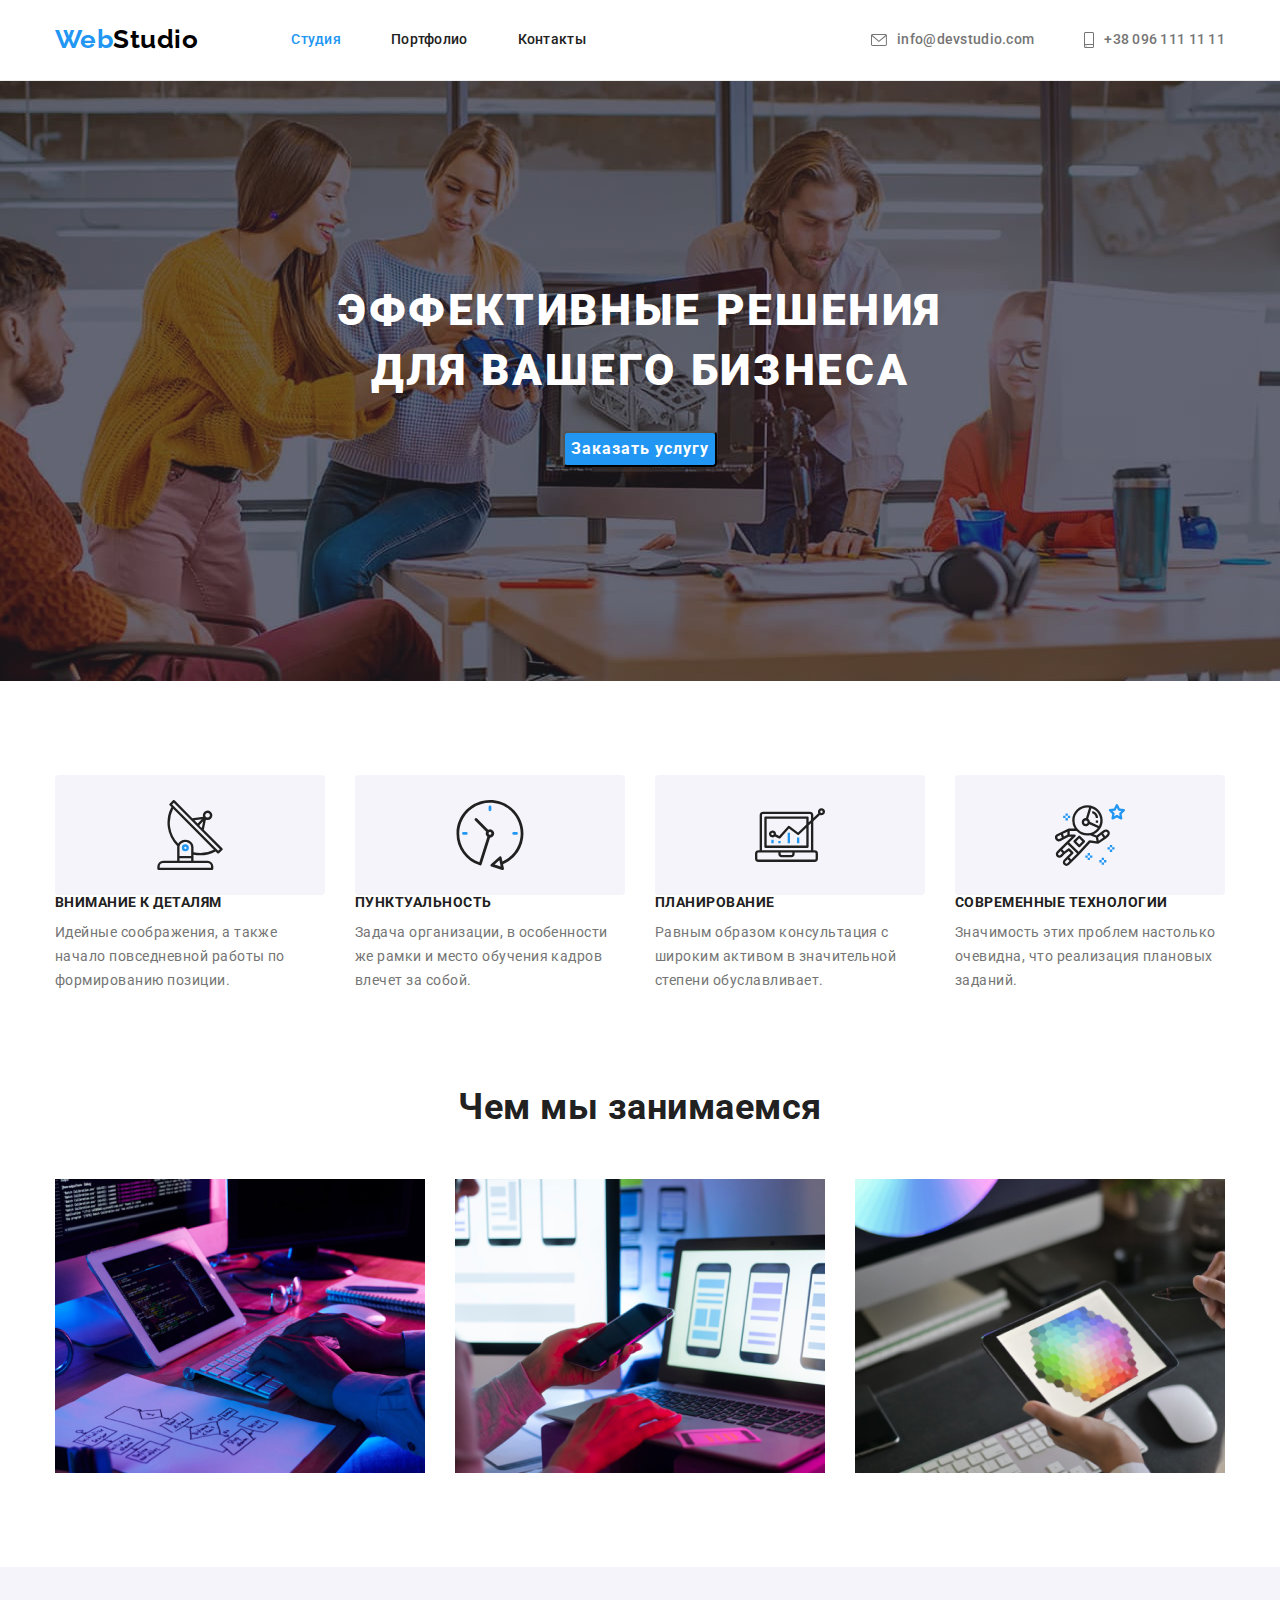
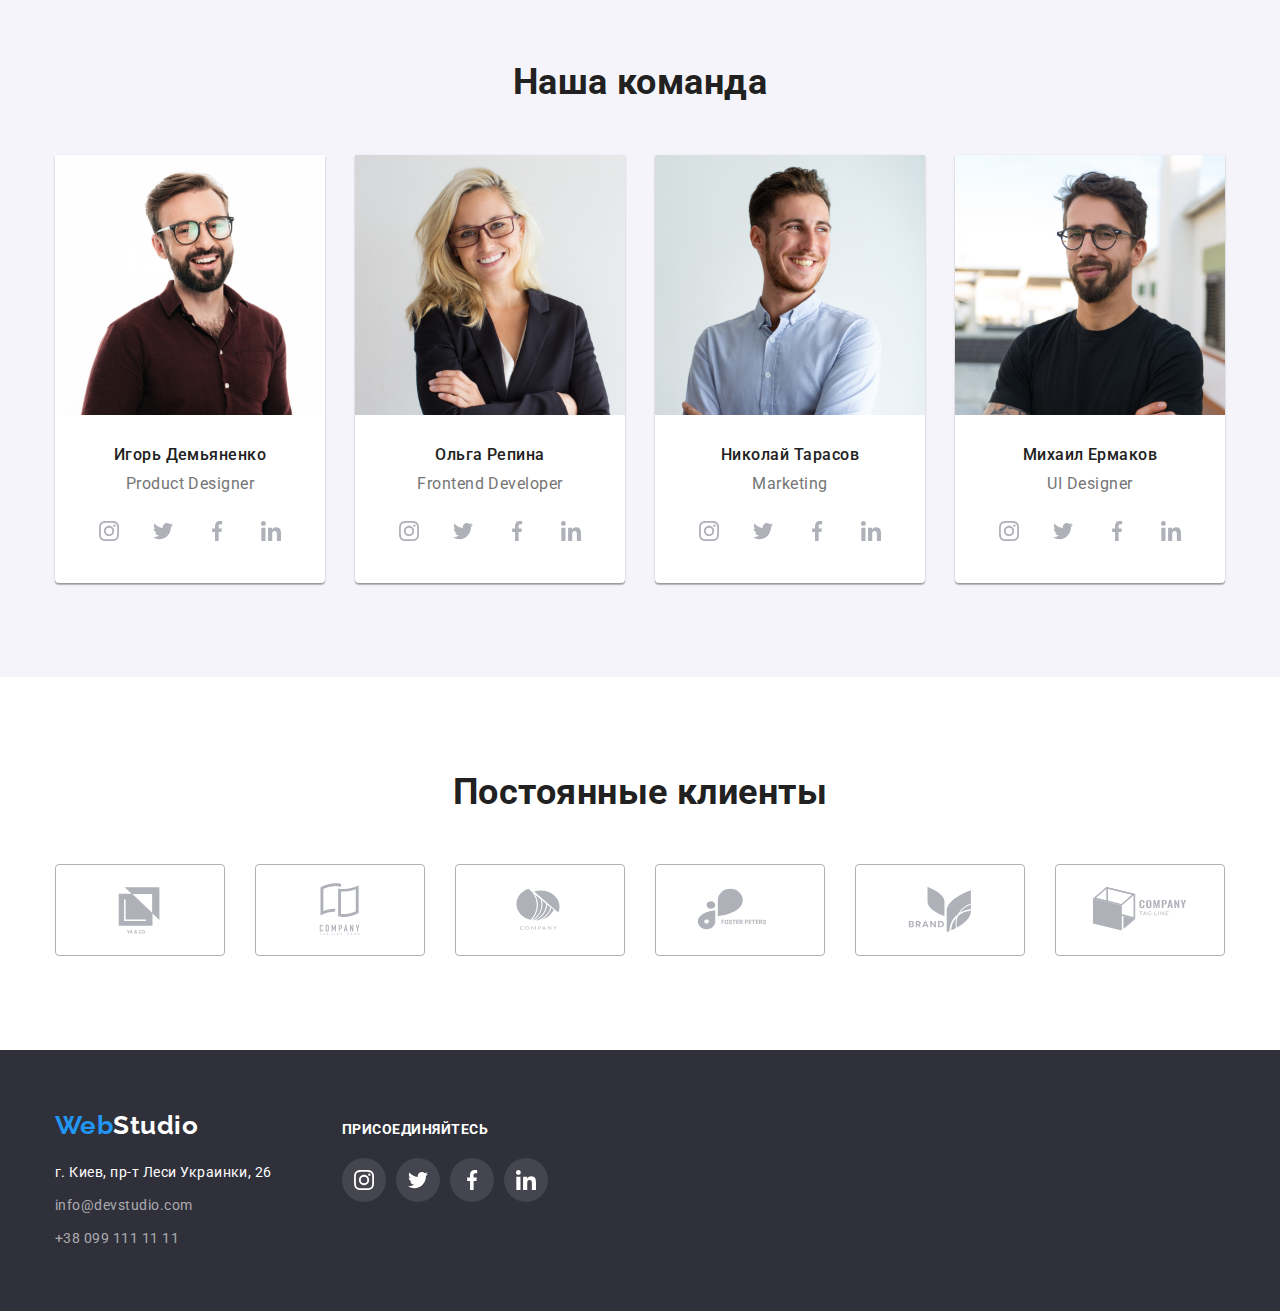
<file: index.html>
<!DOCTYPE html>
<html lang="ru">
  <head>
    <meta charset="UTF-8" />
    <meta http-equiv="X-UA-Compatible" content="IE=edge" />
    <meta name="viewport" content="width=device-width, initial-scale=1.0" />
    <title>Document</title>
    <link
      href="https://fonts.googleapis.com/css2?family=Raleway:wght@700&family=Roboto:wght@400;500;700;900&display=swap"
      rel="stylesheet"
    />
      <link rel="stylesheet" href="https://cdnjs.cloudflare.com/ajax/libs/modern-normalize/1.0.0/modern-normalize.min.css" />
    <link rel="stylesheet" href="./css/style.css" />
  </head>

  <body>
    <!-- Шапка сайта -->
    <header class="page-header">
      <div class="container main-container">
        <nav class="nav">
          <a href="" class="nav-logo">
            <span class="web">Web</span><span class="studio">Studio</span></a>
          <ul class="nav-links list">
            <li class="nav-item"><a href="./index.html" class="nav-link current">Студия</a></li>
            <li class="nav-item"><a href="./portfolio.html" class="nav-link">Портфолио</a></li>
            <li class="nav-item"><a href="" class="nav-link">Контакты</a></li>
          </ul>
        </nav>
        <ul class="contacts list">

          <li class="contacts-item"><a href="mailto:info@devstudio.com" class="contacts-link">
            <svg class="contacts-icon" width="16" height="12">
            <use href="./images/icons.svg#icon-envelope"></use>
          </svg>info@devstudio.com</a>
        </li>

          <li class="contacts-item"><a href="tel:+380961111111" class="contacts-link">
            <svg class="contacts-icon" width="10" height="16">
            <use href="./images/icons.svg#icon-smartphone"></use>
          </svg>+38 096 111 11 11</a>
        </li>

        </ul>
      </div>
     
    </header>

    <main>
      <!----------------------------- Герой ----------------------------->
      <section class="hero overlay">
      <div class="container">
          <h1 class="hero-title">
            Эффективные решения <br />
            для вашего бизнеса
          </h1>
          <button type="button" class="button">Заказать услугу</button>
      </div>
      </section>
      <!----------------------- Преимущества ------------------------>
      <section class="section">
        <div class="container">
            <h2 class="visually-hidden">Особенности нашей работы</h2>
            <ul class="features list">

              <li class="features-item">
                <div class="features-icon">
                  <svg class="team-soc-icon" width="70" height="70">
                    <use href="./images/icons.svg#icon-antenna"></use>
                  </svg>
                </div>
                <h3 class="features-title">Внимание к деталям</h3>
                <p class="features-text">
                  Идейные соображения, а также начало повседневной работы по формированию позиции.
                </p>
              </li>

              <li class="features-item">
                  <div class="features-icon">
                    <svg class="team-soc-icon" width="70" height="70">
                      <use href="./images/icons.svg#icon-clock"></use>
                    </svg>
                  </div>
                <h3 class="features-title">Пунктуальность</h3>
                <p class="features-text">
                  Задача организации, в особенности же рамки и место обучения кадров влечет за собой.
                </p>
              </li>

              <li class="features-item">
                  <div class="features-icon">
                    <svg class="team-soc-icon" width="70" height="70">
                      <use href="./images/icons.svg#icon-diagram"></use>
                    </svg>
                  </div>
                <h3 class="features-title">Планирование</h3>
                <p class="features-text">
                  Равным образом консультация с широким активом в значительной степени обуславливает.
                </p>
              </li>

              <li class="features-item">
                  <div class="features-icon">
                    <svg class="team-soc-icon" width="70" height="70">
                      <use href="./images/icons.svg#icon-astronaut"></use>
                    </svg>
                  </div>
                <h3 class="features-title">Современные технологии</h3>
                <p class="features-text">
                  Значимость этих проблем настолько очевидна, что реализация плановых заданий.
                </p>
              </li>
            </ul>
        </div>

     
      </section>
      <!-------------------------------- Чем занимаемся -------------------->
      <section class="section cut">
        <div class="container">
          <h2 class="section-title">Чем мы занимаемся</h2>
          <ul class="works list">
            <li class="works-item">
              <img src="./images/box1.jpg" alt="ПК на столе" width="370" height="294" />
            </li>
            <li class="works-item">
              <img src="./images/box2.jpg" alt="Ноутбук на столе" width="370" height="294" />
            </li>
            <li class="works-item">
              <img src="./images/box3.jpg" alt="Планшет в руке" width="370" height="294" />
            </li>
          </ul>
        </div>
       
      </section>
      <!------------------------------------ Команда ---------------------------->
      <section class="section comand">
        <div class="container">
          <h2 class="section-title">Наша команда</h2>
          <ul class="team list">


            <li class="team-item">
              <img class="team-link" src="./images/img.jpg" alt="Мужчина в бордовой рубашке" width="270" height="260" />
              <div class="team-name">
                  <h3 class="team-title">Игорь Демьяненко</h3>
                  <p lang="en" class="team-text">Product Designer</p>
                  <ul class="team-soc list">
                  
                    <li class="team-soc-item">
                      <a href="" class="team-soc-link">
                        <svg class="team-soc-icon" width="20" height="20">
                          <use href="./images/icons.svg#icon-instagram"></use>
                        </svg>
                      </a>
                    </li>
                  
                    <li class="team-soc-item">
                      <a href="" class="team-soc-link">
                        <svg class="team-soc-icon" width="20" height="20">
                          <use href="./images/icons.svg#icon-twitter"></use>
                        </svg>
                      </a>
                    </li>
                  
                    <li class="team-soc-item">
                      <a href="" class="team-soc-link">
                        <svg class="team-soc-icon" width="20" height="20">
                          <use href="./images/icons.svg#icon-facebook"></use>
                        </svg>
                      </a>
                    </li>
                  
                    <li class="team-soc-item">
                      <a href="" class="team-soc-link">
                        <svg class="team-soc-icon" width="20" height="20">
                          <use href="./images/icons.svg#icon-linkedin"></use>
                        </svg>
                      </a>
                    </li>
                  
                  </ul>
              </div> 
                      
            </li>


            <li class="team-item">
              <img class="team-link" src="./images/img(1).jpg" alt="Девушка в тёмном костюме" width="270" height="260" />
              <div class="team-name">
                  <h3 class="team-title">Ольга Репина</h3>
                  <p lang="en" class="team-text">Frontend Developer</p>
                  <ul class="team-soc list">
                  
                    <li class="team-soc-item">
                      <a href="" class="team-soc-link">
                        <svg class="team-soc-icon" width="20" height="20">
                          <use href="./images/icons.svg#icon-instagram"></use>
                        </svg>
                      </a>
                    </li>
                  
                    <li class="team-soc-item">
                      <a href="" class="team-soc-link">
                        <svg class="team-soc-icon" width="20" height="20">
                          <use href="./images/icons.svg#icon-twitter"></use>
                        </svg>
                      </a>
                    </li>
                  
                    <li class="team-soc-item">
                      <a href="" class="team-soc-link">
                        <svg class="team-soc-icon" width="20" height="20">
                          <use href="./images/icons.svg#icon-facebook"></use>
                        </svg>
                      </a>
                    </li>
                  
                    <li class="team-soc-item">
                      <a href="" class="team-soc-link">
                        <svg class="team-soc-icon" width="20" height="20">
                          <use href="./images/icons.svg#icon-linkedin"></use>
                        </svg>
                      </a>
                    </li>
                  
                  </ul>
              </div> 
               
            </li>


            <li class="team-item">
              <img class="team-link" src="./images/img(2).jpg" alt="Мужчина в голубой рубашке" width="270" height="260" />
              <div class="team-name">
                <h3 class="team-title">Николай Тарасов</h3>
                <p lang="en" class="team-text">Marketing</p>
                <ul class="team-soc list">
                
                  <li class="team-soc-item">
                    <a href="" class="team-soc-link">
                      <svg class="team-soc-icon" width="20" height="20">
                        <use href="./images/icons.svg#icon-instagram"></use>
                      </svg>
                    </a>
                  </li>
                
                  <li class="team-soc-item">
                    <a href="" class="team-soc-link">
                      <svg class="team-soc-icon" width="20" height="20">
                        <use href="./images/icons.svg#icon-twitter"></use>
                      </svg>
                    </a>
                  </li>
                
                  <li class="team-soc-item">
                    <a href="" class="team-soc-link">
                      <svg class="team-soc-icon" width="20" height="20">
                        <use href="./images/icons.svg#icon-facebook"></use>
                      </svg>
                    </a>
                  </li>
                
                  <li class="team-soc-item">
                    <a href="" class="team-soc-link">
                      <svg class="team-soc-icon" width="20" height="20">
                        <use href="./images/icons.svg#icon-linkedin"></use>
                      </svg>
                    </a>
                  </li>
                
                </ul>
              </div> 
               
            </li>


            <li class="team-item">
              <img class="team-link" src="./images/img(3).jpg" alt="Мужчина в тёмной футболке" width="270" height="260" />
              <div class="team-name">
                  <h3 class="team-title">Михаил Ермаков</h3>
                  <p lang="en" class="team-text">UI Designer</p>
                  <ul class="team-soc list">
                  
                    <li class="team-soc-item">
                      <a href="" class="team-soc-link">
                        <svg class="team-soc-icon" width="20" height="20">
                          <use href="./images/icons.svg#icon-instagram"></use>
                        </svg>
                      </a>
                    </li>
                  
                    <li class="team-soc-item">
                      <a href="" class="team-soc-link">
                        <svg class="team-soc-icon" width="20" height="20">
                          <use href="./images/icons.svg#icon-twitter"></use>
                        </svg>
                      </a>
                    </li>
                  
                    <li class="team-soc-item">
                      <a href="" class="team-soc-link">
                        <svg class="team-soc-icon" width="20" height="20">
                          <use href="./images/icons.svg#icon-facebook"></use>
                        </svg>
                      </a>
                    </li>
                  
                    <li class="team-soc-item">
                      <a href="" class="team-soc-link">
                        <svg class="team-soc-icon" width="20" height="20">
                          <use href="./images/icons.svg#icon-linkedin"></use>
                        </svg>
                      </a>
                    </li>
                  
                  </ul>
              </div> 
                
        
            </li>

          </ul>
        </div>      
      </section>
       <!-------------------- Постоянные клиенты ------------------------>
      <section class="section">
        <div class="container">
          <h2 class="section-title">Постоянные клиенты</h2>
          <ul class="company">

            <li class="company-item list">
             <a href="" class="company-link">
                <svg class="company-icon" width="106" height="60">
                  <use href="./images/icons.svg#icon-Logo"></use>
                </svg>
             </a>
           </li>

              <li class="company-item list">
                <a href="" class="company-link">
                  <svg class="company-icon" width="106" height="60">
                    <use href="./images/icons.svg#icon-Logo-1"></use>
                  </svg>
                </a>
              </li>

                <li class="company-item list">
                  <a href="" class="company-link">
                    <svg class="company-icon" width="106" height="60">
                      <use href="./images/icons.svg#icon-Logo-2"></use>
                    </svg>
                  </a>
                </li>

                  <li class="company-item list">
                    <a href="" class="company-link">
                      <svg class="company-icon" width="106" height="60">
                        <use href="./images/icons.svg#icon-Logo-3"></use>
                      </svg>
                    </a>
                  </li>

                    <li class="company-item list">
                      <a href="" class="company-link">
                        <svg class="company-icon" width="106" height="60">
                          <use href="./images/icons.svg#icon-Logo-4"></use>
                        </svg>
                      </a>
                    </li>

                      <li class="company-item list">
                        <a href="" class="company-link">
                          <svg class="company-icon" width="106" height="60">
                            <use href="./images/icons.svg#icon-Logo-5"></use>
                          </svg>
                        </a>
                      </li>
          </ul>
        </div>
      </section>
    </main>

    <!----------------------------- Футер -------------------------------->
    <footer class="footer">
      <div class="container box">
       <div class="footer-address">
        <a href="" class="nav-logo"><span class="web">Web</span><span class="studio-white">Studio</span></a>
        <address>
          <ul class="address-list list">
            <li class="address-item">
              <a href="https://goo.gl/maps/ck3FDhw8eXWU3aNy8" target="blank" rel="noopener, noindex, nofollow"
                class="address-map">г. Киев, пр-т Леси Украинки, 26</a>
            </li>
            <li class="address-item"><a href="mailto:info@devstudio.com" class="address-link">info@devstudio.com</a></li>
            <li class="address-item"><a href="tel:+380961111111" class="address-link">+38 099 111 11 11</a></li>
          </ul>
          </address>
          </div>
        
        
          <div class="thumb">
            <p class="thumb-text">присоединяйтесь</p>
              <ul class="thumb-list list">
            
                <li class="thumb-item">
                  <a href="" class="thumb-link">
                    <svg class="thumb-icon" width="20" height="20">
                      <use href="./images/icons.svg#icon-instagram"></use>
                  </a>
                </li>

                <li class="thumb-item">
                  <a href="" class="thumb-link">
                    <svg class="thumb-icon" width="20" height="20">
                      <use href="./images/icons.svg#icon-twitter"></use>
                  </a>
                </li>

                <li class="thumb-item">
                  <a href="" class="thumb-link">
                    <svg class="thumb-icon" width="20" height="20">
                      <use href="./images/icons.svg#icon-facebook"></use>
                  </a>
                </li>

                <li class="thumb-item">
                  <a href="" class="thumb-link">
                    <svg class="thumb-icon" width="20" height="20">
                      <use href="./images/icons.svg#icon-linkedin"></use>
                  </a>
                </li>
            
              </ul>
          </div>
       </div>
      
     
    </footer>
  </body>
</html>
</file>
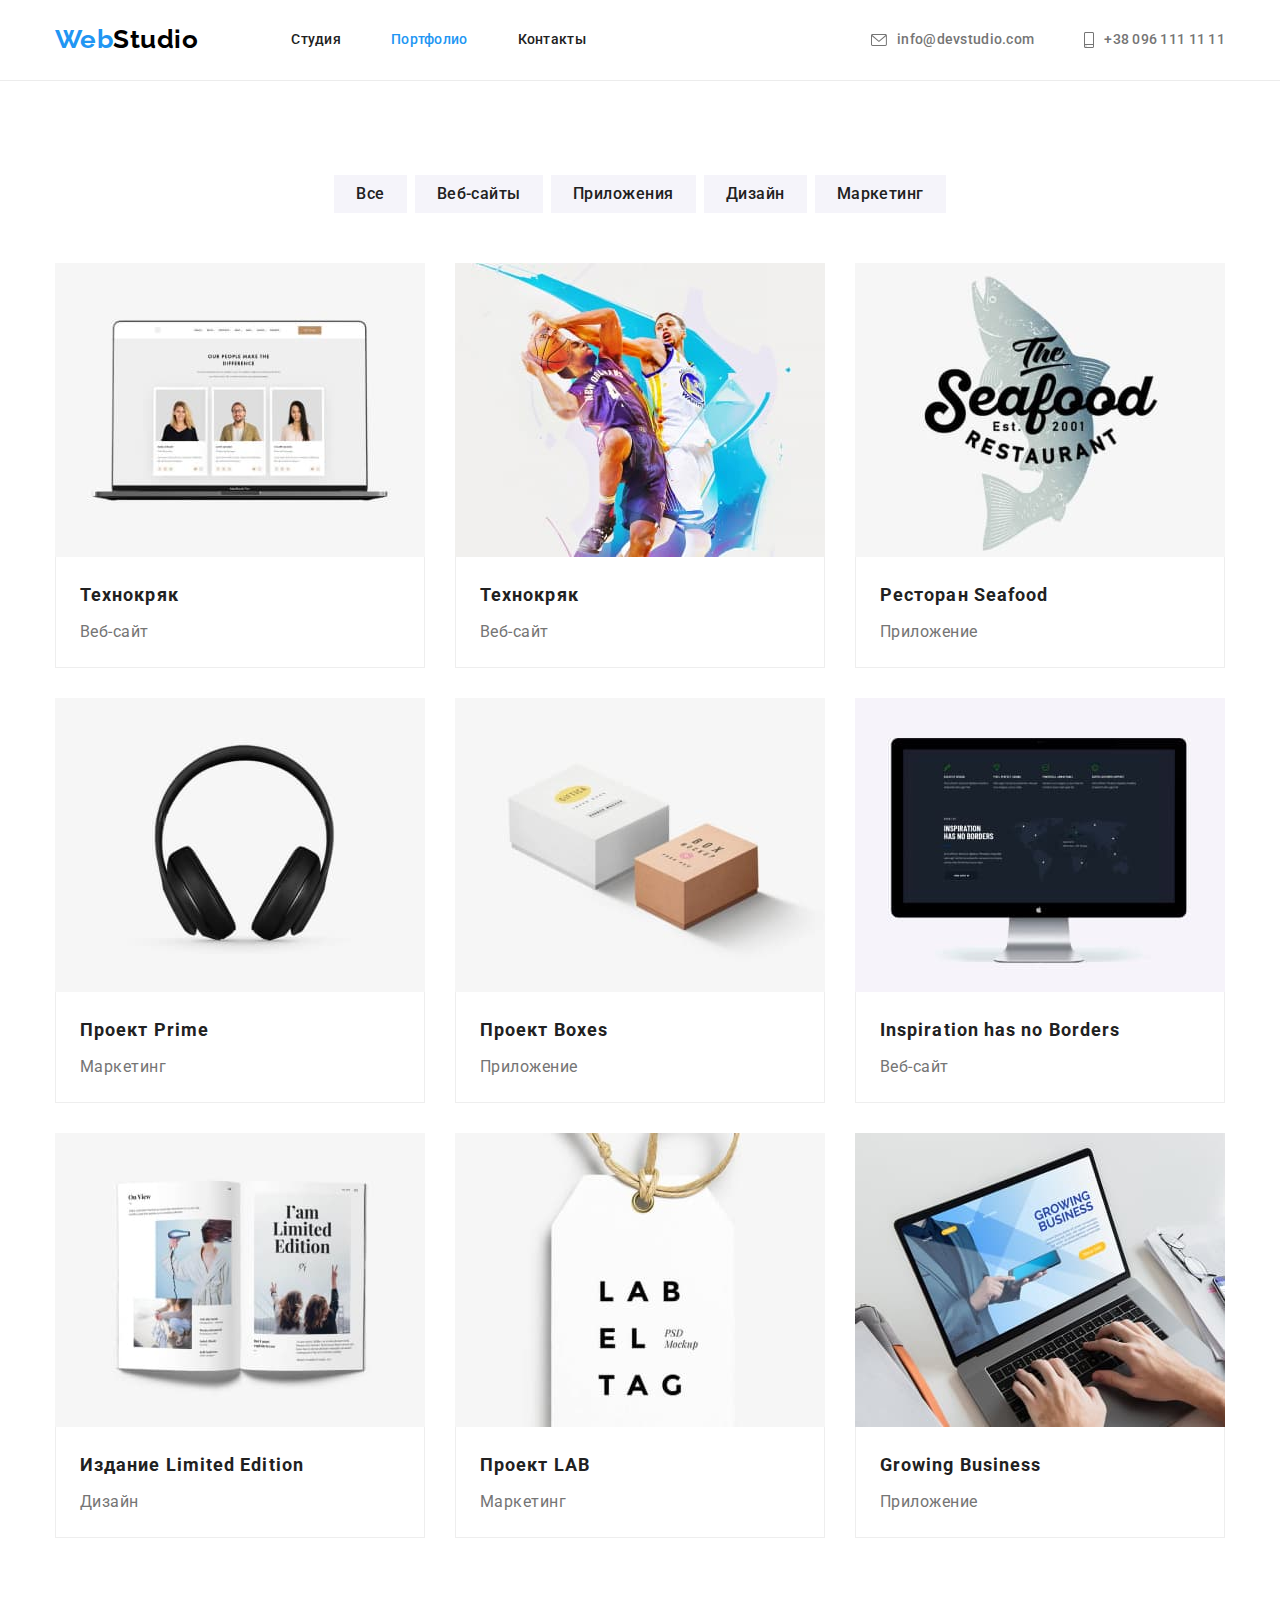
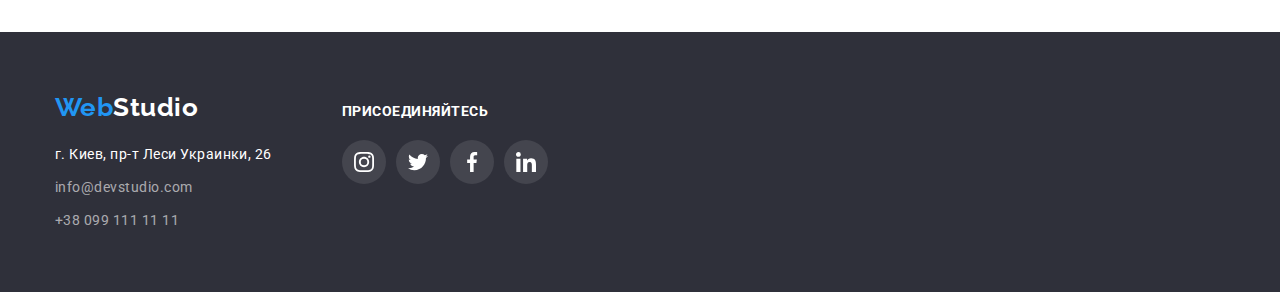
<file: portfolio.html>
<!DOCTYPE html>
<html lang="ru">
  <head>
    <meta charset="UTF-8" />
    <meta http-equiv="X-UA-Compatible" content="IE=edge" />
    <meta name="viewport" content="width=device-width, initial-scale=1.0" />
    <title>Document</title>
    <link
      href="https://fonts.googleapis.com/css2?family=Raleway:wght@700&family=Roboto:wght@400;500;700;900&display=swap"
      rel="stylesheet"
    />
      <link rel="stylesheet" href="https://cdnjs.cloudflare.com/ajax/libs/modern-normalize/1.0.0/modern-normalize.min.css" />
    <link rel="stylesheet" href="./css/style.css" />
  </head>
  <body>
    <!-- Шапка сайта -->
  <header class="page-header">
    <div class="container main-container">
      <nav class="nav">
        <a href="" class="nav-logo">
          <span class="web">Web</span><span class="studio">Studio</span></a>
        <ul class="nav-links list">
          <li class="nav-item"><a href="./index.html" class="nav-link">Студия</a></li>
          <li class="nav-item"><a href="./portfolio.html" class="nav-link current">Портфолио</a></li>
          <li class="nav-item"><a href="" class="nav-link">Контакты</a></li>
        </ul>
      </nav>
      <ul class="contacts list">
  
        <li class="contacts-item"><a href="mailto:info@devstudio.com" class="contacts-link">
            <svg class="contacts-icon" width="16" height="12">
              <use href="./images/icons.svg#icon-envelope"></use>
            </svg>info@devstudio.com</a>
        </li>
  
        <li class="contacts-item"><a href="tel:+380961111111" class="contacts-link">
            <svg class="contacts-icon" width="10" height="16">
              <use href="./images/icons.svg#icon-smartphone"></use>
            </svg>+38 096 111 11 11</a>
        </li>
  
      </ul>
    </div>
  
  </header>
    <main>
      <!---------------------- фильтр ---------------------------------->
      <section class="section">
        <div class="container">
            <h1 class="visually-hidden">Портфолио</h1>
            <!--фильтр портфолио  -->
            <ul class="filter list">
              <li class="filter-item"><button type="button" class="filter-button">Все</button></li>
              <li class="filter-item">
                <button type="button" class="filter-button">Веб-сайты</button>
              </li>
              <li class="filter-item">
                <button type="button" class="filter-button">Приложения</button>
              </li>
              <li class="filter-item"><button type="button" class="filter-button">Дизайн</button></li>
              <li class="filter-item">
                <button type="button" class="filter-button">Маркетинг</button>
              </li>
            </ul>
            <!------------------------ примеры работ ----------------------------->
            <ul class="work list">
              <li class="work-item">
                <a href="" class="work-link"><img src="./images/img4.jpg" alt="проект 1" width="370" class="work-image"/>
                  <div class="work-name">
                    <h2 class="work-title">Технокряк</h2>
                    <p class="work-text">Веб-сайт</p>
                  </div>
               
                </a>
              </li>
              <li class="work-item">
                <a href="" class="work-link"><img src="./images/img5.jpg" alt="проект 2" width="370" class="work-image"/>
                  <div class="work-name">
                    <h2 class="work-title">Технокряк</h2>
                    <p class="work-text">Веб-сайт</p>
                  </div>
                 
                </a>
              </li>
              <li class="work-item">
                <a href="" class="work-link"><img src="./images/img6.jpg" alt="проект 3" width="370" class="work-image"/>
                  <div class="work-name">
                    <h2 class="work-title">Ресторан Seafood</h2>
                    <p class="work-text">Приложение</p>
                  </div>
                
                </a>
              </li>
              <li class="work-item">
                <a href="" class="work-link"><img src="./images/img7.jpg" alt="проект 4" width="370" class="work-image"/>
                  <div class="work-name">
                    <h2 class="work-title">Проект Prime</h2>
                    <p class="work-text">Маркетинг</p>
                  </div>
                 
                </a>
              </li>
              <li class="work-item">
                <a href="" class="work-link"><img src="./images/img8.jpg" alt="проект 5" width="370" class="work-image"/>
                  <div class="work-name">
                      <h2 class="work-title">Проект Boxes</h2>
                      <p class="work-text">Приложение</p>
                  </div>
                
                </a>
              </li>
              <li class="work-item">
                <a href="" class="work-link"><img src="./images/img9.jpg" alt="проект 6" width="370" class="work-image"/>
                  <div class="work-name">
                    <h2 class="work-title">Inspiration has no Borders</h2>
                    <p class="work-text">Веб-сайт</p>
                  </div>
                 
                </a>
              </li>
              <li class="work-item">
                <a href="" class="work-link"><img src="./images/img10.jpg" alt="проект 7" width="370" class="work-image"/>
                  <div class="work-name">
                      <h2 class="work-title">Издание Limited Edition</h2>
                      <p class="work-text">Дизайн</p>
                  </div>
                
                </a>
              </li>
              <li class="work-item">
                <a href="" class="work-link"><img src="./images/img11.jpg" alt="проект 8" width="370" class="work-image"/>
                  <div class="work-name">
                    <h2 class="work-title">Проект LAB</h2>
                    <p class="work-text">Маркетинг</p>
                  </div>
               
                </a>
              </li>
              <li class="work-item">
                <a href="" class="work-link"><img src="./images/img12.jpg" alt="проект 9" width="370" class="work-image"/>
                  <div class="work-name">
                    <h2 class="work-title">Growing Business</h2>
                    <p class="work-text">Приложение</p>
                  </div>
              
                </a>
              </li>
            </ul>
        </div>
      
      </section>
    </main>
    <!-- футер -->
<footer class="footer">
  <div class="container box">
    <div class="footer-address">
      <a href="" class="nav-logo"><span class="web">Web</span><span class="studio-white">Studio</span></a>
      <address>
        <ul class="address-list list">
          <li class="address-item">
            <a href="https://goo.gl/maps/ck3FDhw8eXWU3aNy8" target="blank" rel="noopener, noindex, nofollow"
              class="address-map">г. Киев, пр-т Леси Украинки, 26</a>
          </li>
          <li class="address-item"><a href="mailto:info@devstudio.com" class="address-link">info@devstudio.com</a></li>
          <li class="address-item"><a href="tel:+380961111111" class="address-link">+38 099 111 11 11</a></li>
        </ul>
      </address>
    </div>


    <div class="thumb">
      <p class="thumb-text">присоединяйтесь</p>
      <ul class="thumb-list list">

        <li class="thumb-item">
          <a href="" class="thumb-link">
            <svg class="thumb-icon" width="20" height="20">
              <use href="./images/icons.svg#icon-instagram"></use>
          </a>
        </li>

        <li class="thumb-item">
          <a href="" class="thumb-link">
            <svg class="thumb-icon" width="20" height="20">
              <use href="./images/icons.svg#icon-twitter"></use>
          </a>
        </li>

        <li class="thumb-item">
          <a href="" class="thumb-link">
            <svg class="thumb-icon" width="20" height="20">
              <use href="./images/icons.svg#icon-facebook"></use>
          </a>
        </li>

        <li class="thumb-item">
          <a href="" class="thumb-link">
            <svg class="thumb-icon" width="20" height="20">
              <use href="./images/icons.svg#icon-linkedin"></use>
          </a>
        </li>

      </ul>
    </div>
  </div>


</footer>
  </body>
</html>
</file>
<file: css/style.css>
/* цвет основного текста #212121  */
/* вторичный цвет текста #757575 */
/* белый #FFFFFF */
/* синий лого, акцент #2196F3 */
/* черный лого #000000 */
/* шрифт для лого font-family: 'Raleway', sans-serif; */
:root {
  --primary-text-color: #212121;
  --secondary-text-color: #757575;
  --accent-color: #2196f3;
  --white-color: #ffffff;
  --white-bg-color: #ffffff;
  --black-logo-color: #000000;
  --secondary-white-color: rgba(255, 255, 255, 0.6);
  --grey-bg-color: #F5F4FA;
  --icon-primary-color: #AFB1B8;
}

body {
  background-color: var(--white-bg-color);
  font-family: 'Roboto', sans-serif;
  color: var(--primary-text-color);
  letter-spacing: 0.03em;
}
.list {
  list-style: none;
  margin-top: 0;
  margin-bottom: 0;
}
img {
  max-width: 100%;
  display: block;
}
h1,
h2,
h3,
p {
  margin-top: 0;
  margin-bottom: 0;
}
ul{
  padding-left: 0;
}

.visually-hidden {
  position: absolute;
  white-space: nowrap;
  width: 1px;
  height: 1px;
  overflow: hidden;
  border: 0;
  padding: 0;
  clip: rect(0 0 0 0);
  clip-path: inset(50%);
  margin: -1px;
}
.container {
  padding: 0 15px;
  margin: 0 auto;
  width: 1200px;
  /* outline: 2px solid tomato; */
}
.section {
  padding-top: 94px;
  padding-bottom: 94px;
}
/* ---------------------Page-header -------------------*/

.main-container{
  display: flex;
  align-items: center;
  justify-content: start;
}
.page-header {
  border-bottom: 1px solid #ECECEC;
}
/*--------------------- nav-logo -----------*/
.nav{
  display: flex;
  align-items: center;
}
.nav-logo {
  font-family: 'Raleway', sans-serif;
  text-decoration: none;
  font-weight: 700;
  font-size: 26px;
  line-height: 1.2;
}
.web {
  color: var(--accent-color);
}
.studio {
  color: var(--black-logo-color);
}
/* --------------------nav-links------------------ */
.nav-links{
  display: flex;
  margin-left: 93px;
}
.nav-item + .nav-item{
  margin-left: 50px;
}

.nav-link {
  display: block;
  padding-top: 32px;
  padding-bottom: 32px;

  color: var(--primary-text-color);
  text-decoration: none;
  font-weight: 500;
  font-size: 14px;
  line-height: 1.14;
  letter-spacing: 0.02em;
}
.nav-link:hover,
.nav-link:focus {
  color: var(--accent-color);
}
.nav-link.current {
  color: var(--accent-color);
}
/* ------------------contacts list ------------*/
.contacts{
  display: flex;
  margin-left: auto;
 

}
.contacts-item + .contacts-item{
  margin-left: 50px;
}
.contacts-item{
  margin-left: auto;
}

.contacts-link {
  display: flex;
  align-items: center;
  color: var(--secondary-text-color);
  text-decoration: none;
  font-weight: 500;
  font-size: 14px;
  line-height: 1.14;
  letter-spacing: 0.02em;
  fill: var(--secondary-text-color);
}
.contacts-link:hover,
.contacts-link:focus {
  color: var(--accent-color);
  fill: var(--accent-color);
}

.contacts-icon {
  margin-right: 10px;
  /* fill: var(--secondary-text-color); */
}
/* --------------------Hero----------------------------------------- */
.hero {
  background-color: #2f303a;
  padding: 200px 0;
 
}
.hero-title {
  margin-top: 0;
  margin-bottom: 30px;
  color: var(--white-color);
  font-weight: 900;
  font-size: 44px;
  line-height: 1.36;
  text-align: center;
  letter-spacing: 0.06em;
  text-transform: uppercase;
}
.button {
  background-color: var(--accent-color);
  color: var(--white-color);
  font-family: inherit;
  font-weight: 700;
  font-size: 16px;
  line-height: 1.9;
  display: flex;
  align-items: center;
  text-align: center;
  letter-spacing: 0.06em;
  cursor: pointer;
  border-radius: 4px;
  margin: 0 auto;
}
/* -----------------Overlay ---------------*/
 .overlay {
   height: 600px;
   max-width: 1600px;
   margin-left: auto;
   margin-right: auto;
   background-image: linear-gradient(
      
      rgba(47, 48, 58, 0.4),
        rgba(47, 48, 58, 0.4)
        ),
         url('../images/overlay.jpg');
   background-repeat: no-repeat;
   background-position: center;
  background-size: cover;
 }
/* ------------------------------------ */
/* Section */
.section-title {
  
  font-size: 36px;
  line-height: 1.2;
  text-align: center;
  margin-bottom: 50px;
}
/* ------------------------Преимущества----------------- */
.features{
  display: flex;
}
.features-item{
  width: 270px;
}
.features-item + .features-item{
  margin-left: 30px;
} 
.features-icon {
  display: flex;
  background-color: var(--grey-bg-color);
  border-radius: 4px;
  height: 120px;
  justify-content: center;
  align-items: center;
 

}

.features-title {
  margin-bottom: 10px;
  margin-top: 0;
  font-size: 14px;
  line-height: 1.14;
  text-transform: uppercase;
}
 .features-text {
  margin-bottom: 0;
  
  font-size: 14px;
  line-height: 1.7;
color: var(--secondary-text-color);
}

/* -----------------------Чем занимаемся------------------------------- */
.works{
  display: flex;
}
.works-item + .works-item{
  margin-left: 30px;
}

.cut {
  padding-top: 0;
}


/* --------------------------Команда---------------------------- */
.team{
  display: flex;
}
.comand {
  background-color: #F5F4FA;
 
}
.team-item + .team-item{
  margin-left: 30px;
}
.team-item{
  box-shadow: 0px 1px 3px rgba(0, 0, 0, 0.12),
  0px 1px 1px rgba(0, 0, 0, 0.14),
  0px 2px 1px rgba(0, 0, 0, 0.2);
  border-radius: 0px 0px 4px 4px;
  background-color: var(--white-color);
}
.team-name{
  padding-top: 30px;
  padding-bottom: 30px;
  
  
}
.team-link{
  /* margin-bottom: 30px; */
}
.team-title {
  margin-bottom: 10px;
  font-weight: 500;
  font-size: 16px;
  line-height: 1.2;
  text-align: center;
}
.team-text {
  /* margin-bottom: 30px; */
  color: var(--secondary-text-color);
  font-size: 16px;
  line-height: 1.2;
  text-align: center;
  margin-bottom: 16px;
}
.team-soc{
  display: flex;
  justify-content: center;
  
}
.team-soc-item + .team-soc-item {
  margin-left: 10px;
}
.team-soc-link{
  width: 44px;
  height: 44px;
  background-color: var(--white-bg-color);
border-radius: 50%;
display: flex;
justify-content: center;
align-items: center;
fill: var(--icon-primary-color);
}

.team-soc-link:hover,
.team-soc-link:focus {
  background-color: var(--accent-color);
  fill: var(--white-color);

}


 /* -------------Постоянные клиенты--------------- */
.company{
  display: flex;
  justify-content: center;
  margin: 0;
}
.company-item + .company-item{
  margin-left: 30px;
}
.company-item {
  color: var(--icon-primary-color)
}
.company-link {
  width: 170px;
  height: 92px;
  display: flex;
  border: 1px solid var(--icon-primary-color);
  border-radius: 4px;
  justify-content: center;
  align-items: center;
  background-color: var(--white-bg-color);
  fill: var(--icon-primary-color);
  
}
.company-link:hover,
.company-link:focus {
  border-color: var(--accent-color);
  fill: var(--accent-color);
}


/* ----------------------Footer----------------------------------- */
.footer {
  padding: 60px 0;
  background-color: rgba(47, 48, 58, 1);
}
/* Логотип */
.studio-white {
  color: var(--white-color);
}
address {
  font-style: normal;
 
}
.address-list {
  margin-top: 20px;
}
.address-item + .address-item{
  margin-top: 9px;
}
.address-map {
  color: var(--white-color);
  font-size: 14px;
  line-height: 1.7;
  text-decoration: none;
}
.address-map:hover,
.address-map:focus {
  color: var(--accent-color)
}
.address-link {
  color: var(--secondary-white-color);
  text-decoration: none; 
  font-size: 14px;
  line-height: 1.7;
}
.address-link:hover,
.address-link:focus {
  color: var(--accent-color);
}
.box {
  display: flex;
  align-items: baseline;
}
.footer-address{
  margin-right: 70px;
}
.thumb-text {
  font-weight: 700;
  font-size: 14px;
  line-height: 1.14;
  text-transform: uppercase;
  color: var(--white-color);
}

.thumb-list {
  display: flex;
  margin-top: 20px;

  
}
.thumb-item + .thumb-item {
  margin-left: 10px;
}
.thumb-link {
  display: flex;

  width: 44px;
  height: 44px;
  border-radius: 50%;
  justify-content: center;
  align-items: center;
  background-color: rgba(255,255,255,0.1);
  fill: var(--white-color);

}
.thumb-link:hover,
.thumb-link:focus {
  background-color: var(--accent-color);
}
/* --------projects-----фильтр портфолио------ */


.filter{
  display: flex;
  justify-content: center;
  margin-bottom: 50px;
  }
  .filter-item+.filter-item {
    margin-left: 8px;
}
.filter-button {
  display: block;
  background-color: #f5f4fa;
  font-family: inherit;
  color: var(--primary-text-color);
  font-weight: 500;
  font-size: 16px;
  line-height: 1.6;
  text-align: center;
  letter-spacing: 0.03em;
  cursor: pointer;
  border: transparent;
  padding: 6px 22px;
}
.filter-button:hover,
.filter-button:focus {
  background-color: var(--accent-color);
  color: var(--white-color);
  box-shadow: 0px 3px 1px rgba(0, 0, 0, 0.1),
  0px 1px 2px rgba(0, 0, 0, 0.08),
  0px 2px 2px rgba(0, 0, 0, 0.12);
  border-radius: 4px;
}

/*-----------------примеры работ-------------- */

.work{
  display: flex;
  flex-wrap: wrap;
  margin: -15px;
}

.work-item{
margin: 15px;
width: 370px; 
}
.work-link {
  text-decoration: none;
  display: block;
}
.work-name{
  padding: 20px 24px;
  border-bottom: 1px solid #EEEEEE;
  border-right: 1px solid #EEEEEE;
  border-left: 1px solid #EEEEEE;
}
.work-title {
  
  
  color: var(--primary-text-color);

  font-size: 18px;
  line-height: 2;
  letter-spacing: 0.06em;
  
}
.work-text {
  margin-top: 4px;  
  color: var(--secondary-text-color);
  font-size: 16px;
  line-height: 1.88;
}

.work-link:hover,
.work-link:focus {
  box-shadow: 0px 1px 1px rgba(0, 0, 0, 0.12),
  0px 4px 4px rgba(0, 0, 0, 0.06),
  1px 4px 6px rgba(0, 0, 0, 0.16);
  
}
</file>
